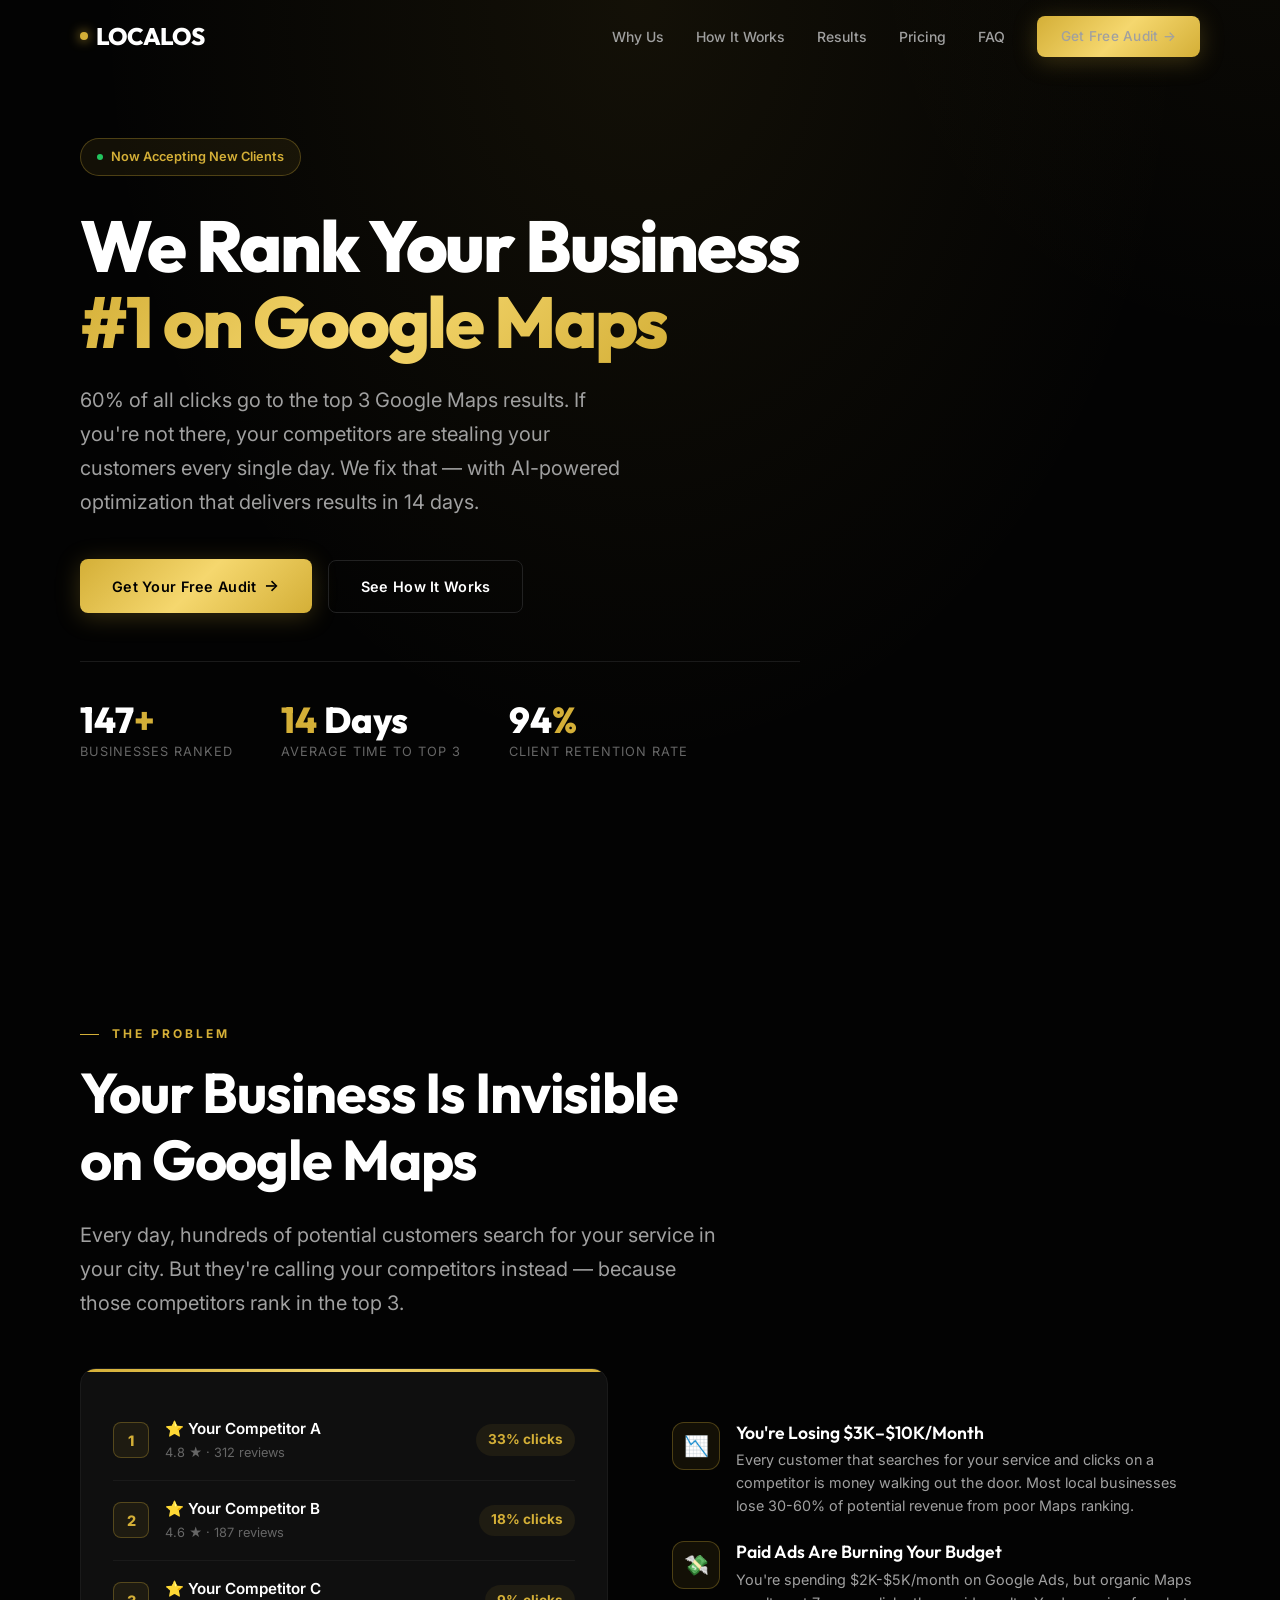
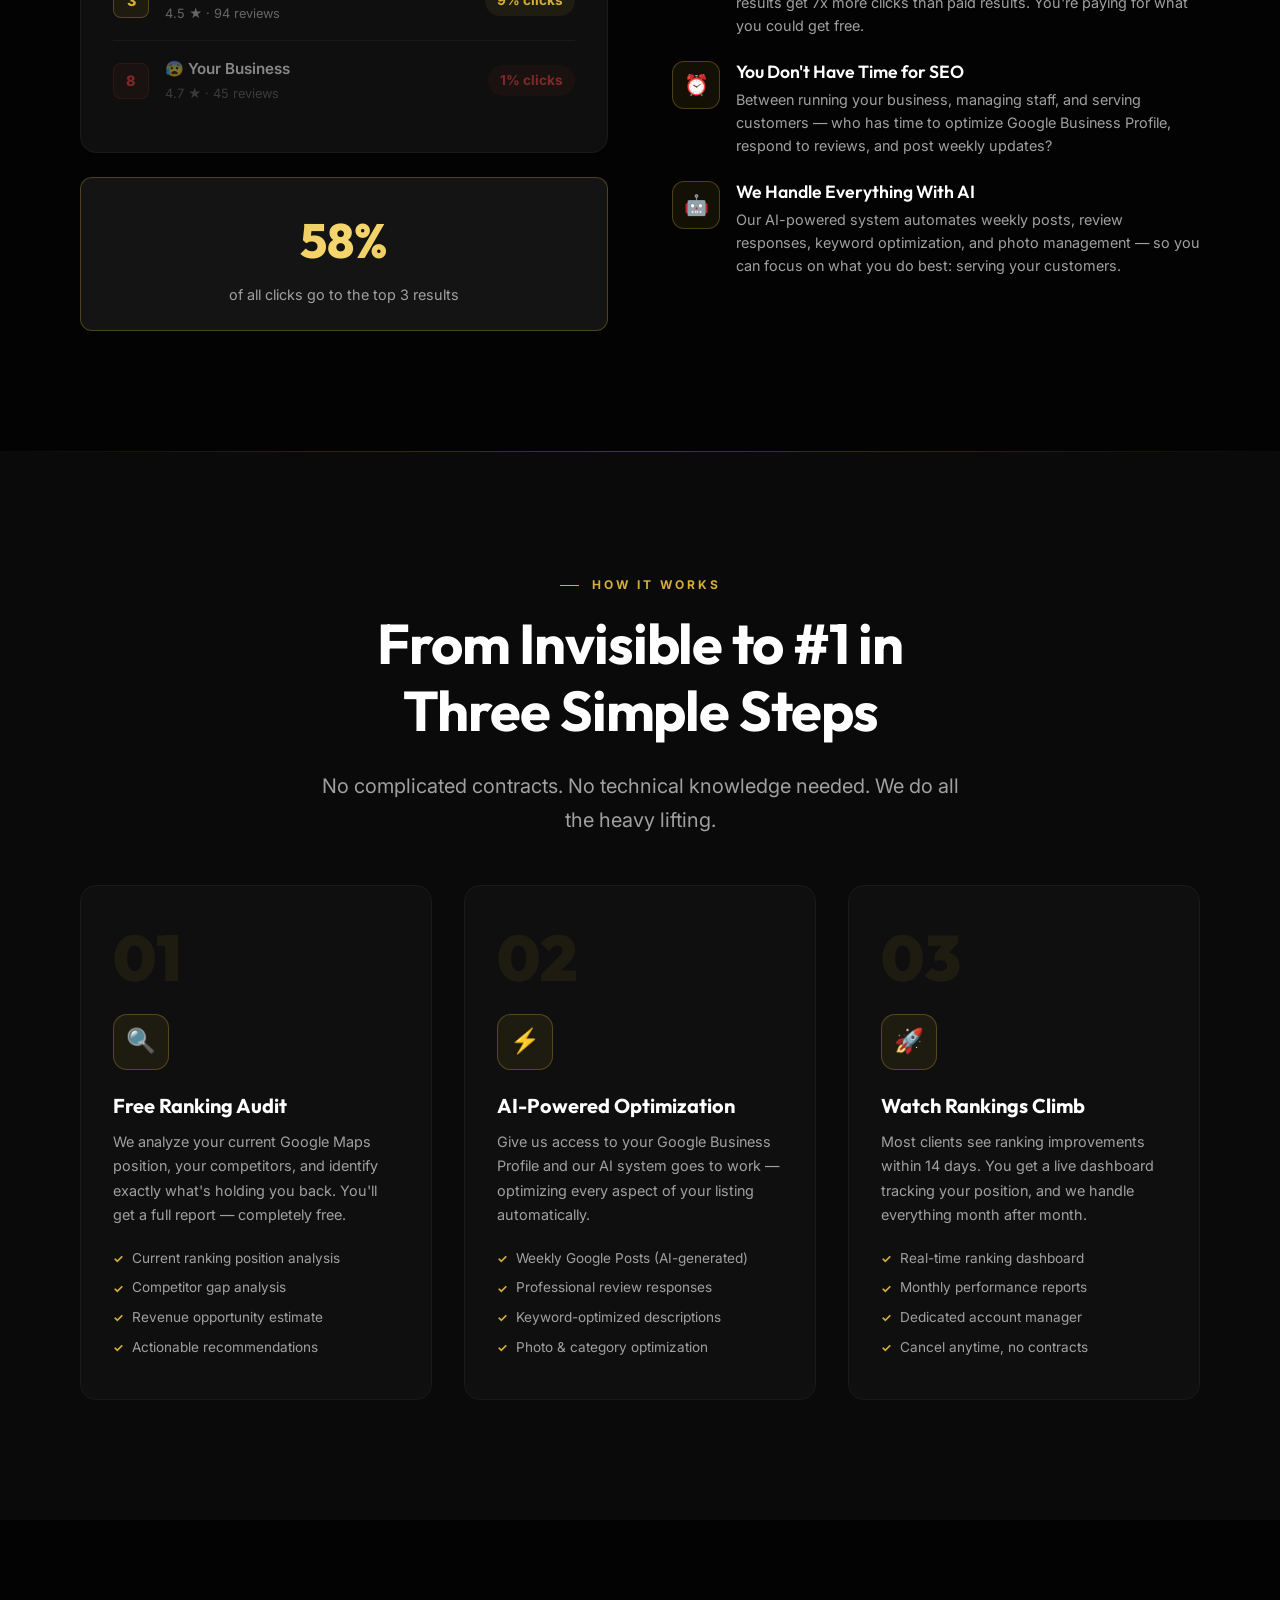
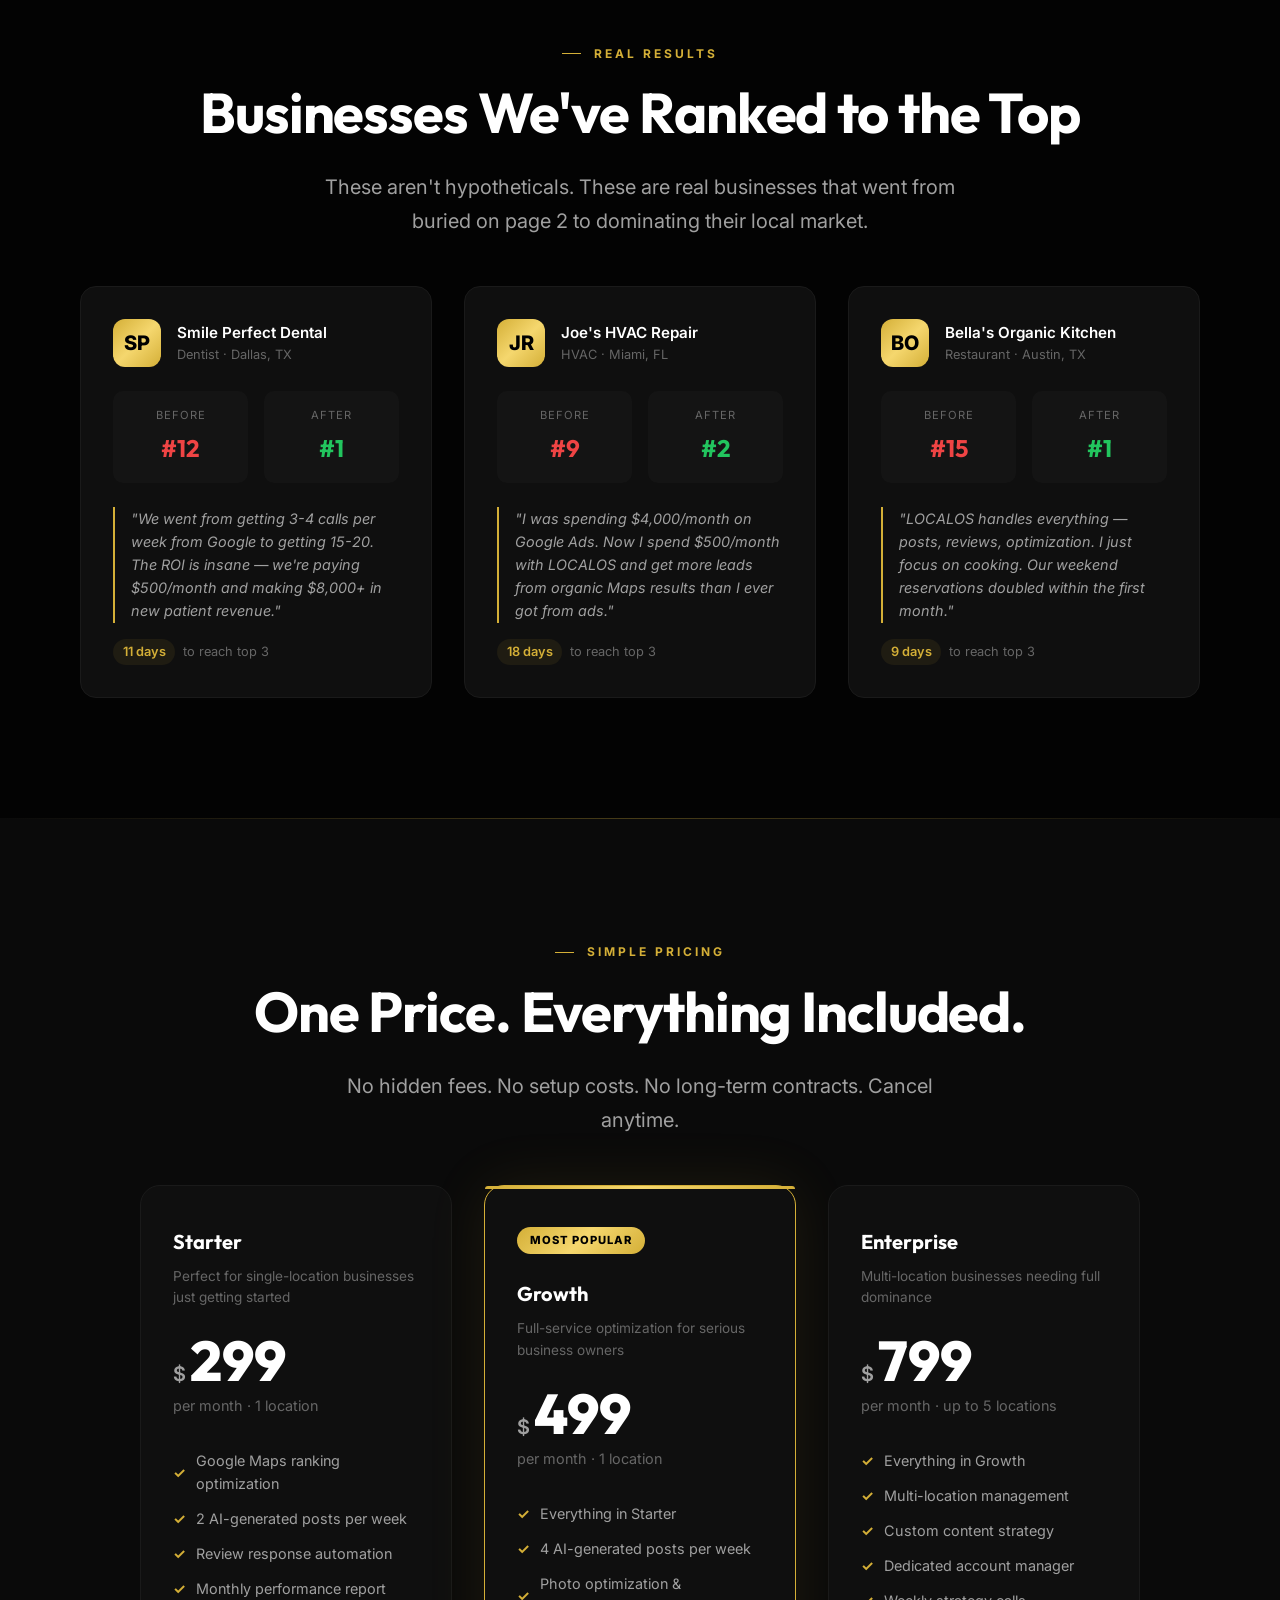
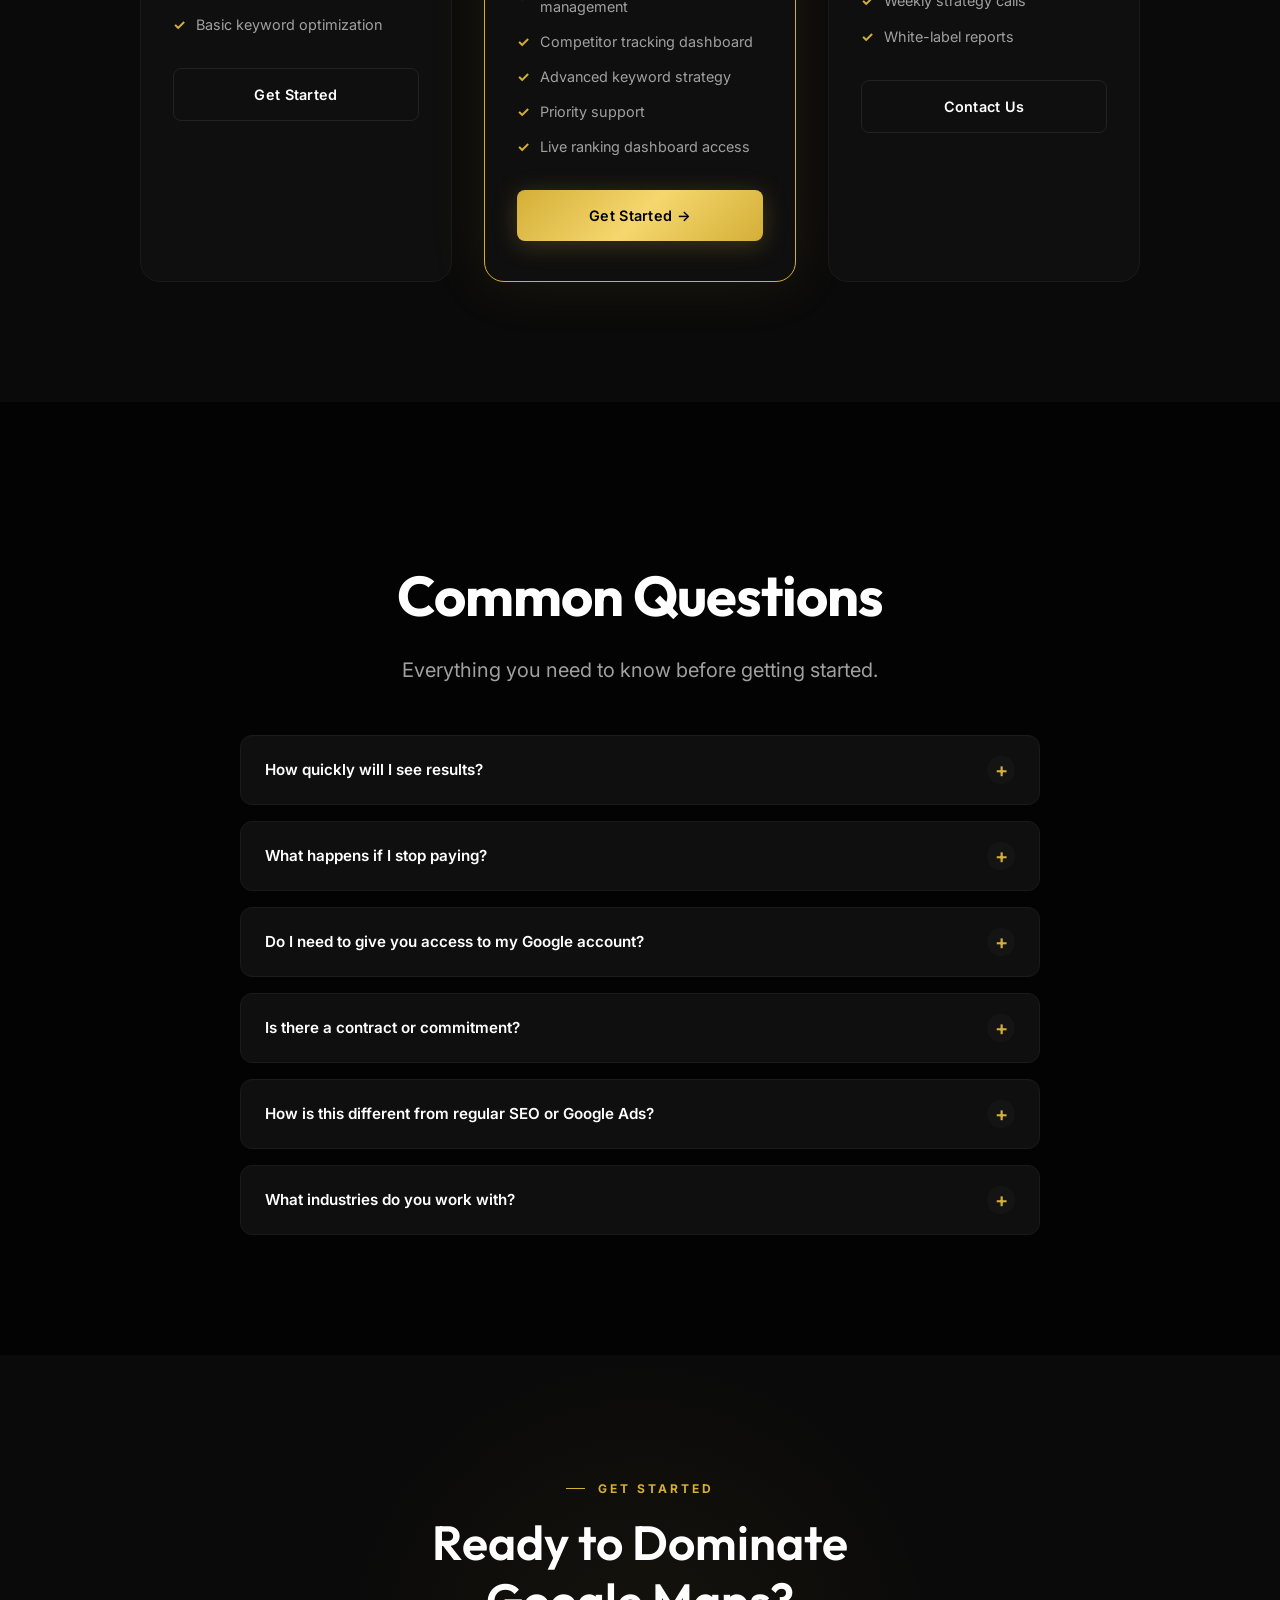
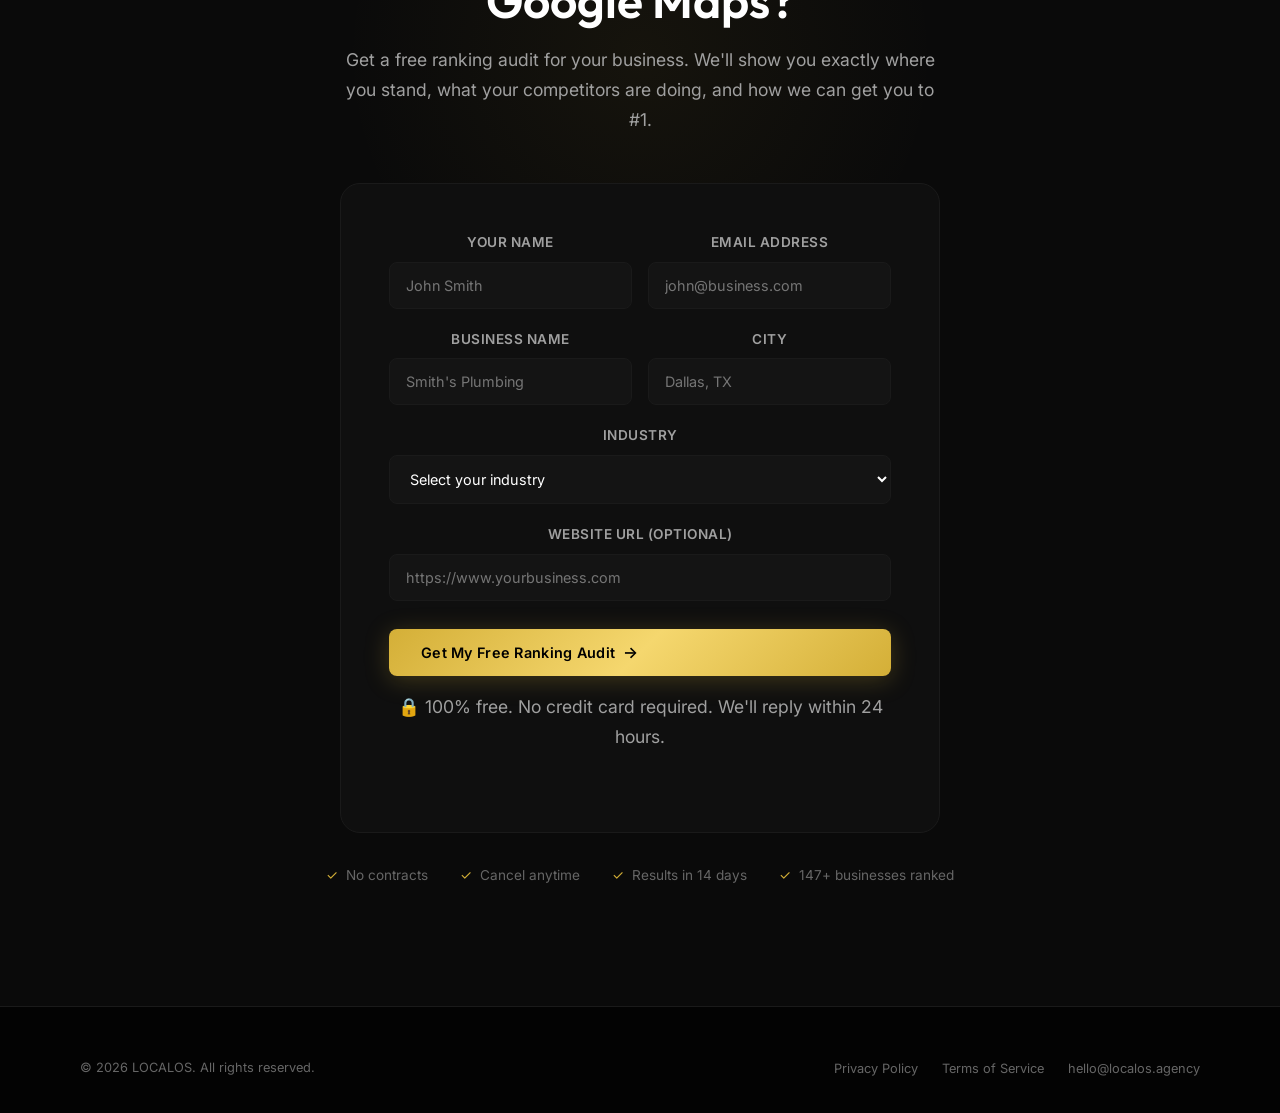
<file: website/index.html>
<!DOCTYPE html>
<html lang="en">
<head>
  <meta charset="UTF-8">
  <meta name="viewport" content="width=device-width, initial-scale=1.0">
  <title>LOCALOS — We Rank Your Business #1 on Google Maps</title>
  <meta name="description" content="LOCALOS helps local businesses dominate Google Maps rankings. AI-powered optimization that gets you into the top 3 results, driving more calls, more walk-ins, and more revenue. Results in 14 days.">
  <meta name="keywords" content="Google Maps ranking, local SEO, Google Business Profile optimization, local business marketing, GBP optimization">

  <!-- Fonts -->
  <link rel="preconnect" href="https://fonts.googleapis.com">
  <link rel="preconnect" href="https://fonts.gstatic.com" crossorigin>
  <link href="https://fonts.googleapis.com/css2?family=Inter:wght@400;500;600;700;800&family=Outfit:wght@600;700;800;900&display=swap" rel="stylesheet">

  <!-- Styles -->
  <link rel="stylesheet" href="styles.css">

  <!-- Favicon -->
  <link rel="icon" href="data:image/svg+xml,<svg xmlns='http://www.w3.org/2000/svg' viewBox='0 0 100 100'><text y='80' font-size='80'>📍</text></svg>">
</head>
<body>

  <!-- ═══════════ NAVIGATION ═══════════ -->
  <nav class="nav" id="navbar">
    <div class="container nav-inner">
      <a href="#" class="nav-logo">
        <span class="logo-dot"></span>
        LOCALOS
      </a>

      <ul class="nav-links" id="navLinks">
        <li><a href="#problem">Why Us</a></li>
        <li><a href="#how-it-works">How It Works</a></li>
        <li><a href="#results">Results</a></li>
        <li><a href="#pricing">Pricing</a></li>
        <li><a href="#faq">FAQ</a></li>
        <li><a href="#contact" class="btn btn-primary nav-cta">Get Free Audit →</a></li>
      </ul>

      <button class="nav-toggle" id="navToggle" aria-label="Toggle navigation menu">
        <span></span>
        <span></span>
        <span></span>
      </button>
    </div>
  </nav>


  <!-- ═══════════ HERO ═══════════ -->
  <section class="hero" id="hero">
    <div class="container">
      <div class="hero-content">
        <div class="hero-badge">
          <span class="badge-dot"></span>
          Now Accepting New Clients
        </div>

        <h1>
          We Rank Your Business
          <span class="highlight">#1 on Google Maps</span>
        </h1>

        <p class="hero-description">
          60% of all clicks go to the top 3 Google Maps results. If you're not there, your competitors are stealing your customers every single day. We fix that — with AI-powered optimization that delivers results in 14 days.
        </p>

        <div class="hero-actions">
          <a href="#contact" class="btn btn-primary">
            Get Your Free Audit
            <span class="btn-icon">→</span>
          </a>
          <a href="#how-it-works" class="btn btn-secondary">
            See How It Works
          </a>
        </div>

        <div class="hero-stats">
          <div class="hero-stat">
            <div class="stat-value" data-count="147">0<span class="gold">+</span></div>
            <div class="stat-label">Businesses Ranked</div>
          </div>
          <div class="hero-stat">
            <div class="stat-value"><span class="gold">14</span> Days</div>
            <div class="stat-label">Average Time to Top 3</div>
          </div>
          <div class="hero-stat">
            <div class="stat-value" data-count="94">0<span class="gold">%</span></div>
            <div class="stat-label">Client Retention Rate</div>
          </div>
        </div>
      </div>
    </div>
  </section>


  <!-- ═══════════ PROBLEM SECTION ═══════════ -->
  <section class="problem" id="problem">
    <div class="container">
      <span class="section-label reveal">The Problem</span>
      <h2 class="section-title reveal reveal-delay-1">
        Your Business Is Invisible<br>on Google Maps
      </h2>
      <p class="section-subtitle reveal reveal-delay-2">
        Every day, hundreds of potential customers search for your service in your city. But they're calling your competitors instead — because those competitors rank in the top 3.
      </p>

      <div class="problem-grid">
        <div class="problem-visual reveal">
          <div class="ranking-card">
            <div class="ranking-item">
              <div class="ranking-position top">1</div>
              <div class="ranking-info">
                <div class="ranking-name">⭐ Your Competitor A</div>
                <div class="ranking-meta">4.8 ★ · 312 reviews</div>
              </div>
              <div class="ranking-clicks">33% clicks</div>
            </div>
            <div class="ranking-item">
              <div class="ranking-position top">2</div>
              <div class="ranking-info">
                <div class="ranking-name">⭐ Your Competitor B</div>
                <div class="ranking-meta">4.6 ★ · 187 reviews</div>
              </div>
              <div class="ranking-clicks">18% clicks</div>
            </div>
            <div class="ranking-item">
              <div class="ranking-position top">3</div>
              <div class="ranking-info">
                <div class="ranking-name">⭐ Your Competitor C</div>
                <div class="ranking-meta">4.5 ★ · 94 reviews</div>
              </div>
              <div class="ranking-clicks">9% clicks</div>
            </div>
            <div class="ranking-item" style="opacity: 0.5;">
              <div class="ranking-position buried">8</div>
              <div class="ranking-info">
                <div class="ranking-name">😰 Your Business</div>
                <div class="ranking-meta">4.7 ★ · 45 reviews</div>
              </div>
              <div class="ranking-clicks low">1% clicks</div>
            </div>
          </div>

          <div class="stat-callout">
            <div class="big-stat" data-count="60">0%</div>
            <p>of all clicks go to the top 3 results</p>
          </div>
        </div>

        <div class="problem-points reveal reveal-delay-2">
          <div class="problem-point">
            <div class="point-icon">📉</div>
            <div>
              <h3>You're Losing $3K–$10K/Month</h3>
              <p>Every customer that searches for your service and clicks on a competitor is money walking out the door. Most local businesses lose 30-60% of potential revenue from poor Maps ranking.</p>
            </div>
          </div>
          <div class="problem-point">
            <div class="point-icon">💸</div>
            <div>
              <h3>Paid Ads Are Burning Your Budget</h3>
              <p>You're spending $2K-$5K/month on Google Ads, but organic Maps results get 7x more clicks than paid results. You're paying for what you could get free.</p>
            </div>
          </div>
          <div class="problem-point">
            <div class="point-icon">⏰</div>
            <div>
              <h3>You Don't Have Time for SEO</h3>
              <p>Between running your business, managing staff, and serving customers — who has time to optimize Google Business Profile, respond to reviews, and post weekly updates?</p>
            </div>
          </div>
          <div class="problem-point">
            <div class="point-icon">🤖</div>
            <div>
              <h3>We Handle Everything With AI</h3>
              <p>Our AI-powered system automates weekly posts, review responses, keyword optimization, and photo management — so you can focus on what you do best: serving your customers.</p>
            </div>
          </div>
        </div>
      </div>
    </div>
  </section>


  <!-- ═══════════ HOW IT WORKS ═══════════ -->
  <section class="how-it-works" id="how-it-works">
    <div class="container">
      <div style="text-align: center;">
        <span class="section-label reveal">How It Works</span>
        <h2 class="section-title reveal reveal-delay-1">
          From Invisible to #1 in<br>Three Simple Steps
        </h2>
        <p class="section-subtitle reveal reveal-delay-2" style="margin: 0 auto;">
          No complicated contracts. No technical knowledge needed. We do all the heavy lifting.
        </p>
      </div>

      <div class="steps-grid">
        <div class="step-card reveal">
          <div class="step-number">01</div>
          <div class="step-icon">🔍</div>
          <h3>Free Ranking Audit</h3>
          <p>We analyze your current Google Maps position, your competitors, and identify exactly what's holding you back. You'll get a full report — completely free.</p>
          <ul class="step-features">
            <li>Current ranking position analysis</li>
            <li>Competitor gap analysis</li>
            <li>Revenue opportunity estimate</li>
            <li>Actionable recommendations</li>
          </ul>
        </div>

        <div class="step-card reveal reveal-delay-1">
          <div class="step-number">02</div>
          <div class="step-icon">⚡</div>
          <h3>AI-Powered Optimization</h3>
          <p>Give us access to your Google Business Profile and our AI system goes to work — optimizing every aspect of your listing automatically.</p>
          <ul class="step-features">
            <li>Weekly Google Posts (AI-generated)</li>
            <li>Professional review responses</li>
            <li>Keyword-optimized descriptions</li>
            <li>Photo & category optimization</li>
          </ul>
        </div>

        <div class="step-card reveal reveal-delay-2">
          <div class="step-number">03</div>
          <div class="step-icon">🚀</div>
          <h3>Watch Rankings Climb</h3>
          <p>Most clients see ranking improvements within 14 days. You get a live dashboard tracking your position, and we handle everything month after month.</p>
          <ul class="step-features">
            <li>Real-time ranking dashboard</li>
            <li>Monthly performance reports</li>
            <li>Dedicated account manager</li>
            <li>Cancel anytime, no contracts</li>
          </ul>
        </div>
      </div>
    </div>
  </section>


  <!-- ═══════════ RESULTS ═══════════ -->
  <section class="results" id="results">
    <div class="container">
      <div class="results-header">
        <span class="section-label reveal">Real Results</span>
        <h2 class="section-title reveal reveal-delay-1">
          Businesses We've Ranked to the Top
        </h2>
        <p class="section-subtitle reveal reveal-delay-2">
          These aren't hypotheticals. These are real businesses that went from buried on page 2 to dominating their local market.
        </p>
      </div>

      <div class="results-grid">
        <div class="result-card reveal">
          <div class="result-header">
            <div class="result-avatar">SP</div>
            <div>
              <div class="result-biz">Smile Perfect Dental</div>
              <div class="result-category">Dentist · Dallas, TX</div>
            </div>
          </div>
          <div class="result-metrics">
            <div class="metric">
              <div class="metric-label">Before</div>
              <div class="metric-value before">#12</div>
            </div>
            <div class="metric">
              <div class="metric-label">After</div>
              <div class="metric-value after">#1</div>
            </div>
          </div>
          <p class="result-quote">"We went from getting 3-4 calls per week from Google to getting 15-20. The ROI is insane — we're paying $500/month and making $8,000+ in new patient revenue."</p>
          <div class="result-timeline">
            <span class="time-badge">11 days</span> to reach top 3
          </div>
        </div>

        <div class="result-card reveal reveal-delay-1">
          <div class="result-header">
            <div class="result-avatar">JR</div>
            <div>
              <div class="result-biz">Joe's HVAC Repair</div>
              <div class="result-category">HVAC · Miami, FL</div>
            </div>
          </div>
          <div class="result-metrics">
            <div class="metric">
              <div class="metric-label">Before</div>
              <div class="metric-value before">#9</div>
            </div>
            <div class="metric">
              <div class="metric-label">After</div>
              <div class="metric-value after">#2</div>
            </div>
          </div>
          <p class="result-quote">"I was spending $4,000/month on Google Ads. Now I spend $500/month with LOCALOS and get more leads from organic Maps results than I ever got from ads."</p>
          <div class="result-timeline">
            <span class="time-badge">18 days</span> to reach top 3
          </div>
        </div>

        <div class="result-card reveal reveal-delay-2">
          <div class="result-header">
            <div class="result-avatar">BO</div>
            <div>
              <div class="result-biz">Bella's Organic Kitchen</div>
              <div class="result-category">Restaurant · Austin, TX</div>
            </div>
          </div>
          <div class="result-metrics">
            <div class="metric">
              <div class="metric-label">Before</div>
              <div class="metric-value before">#15</div>
            </div>
            <div class="metric">
              <div class="metric-label">After</div>
              <div class="metric-value after">#1</div>
            </div>
          </div>
          <p class="result-quote">"LOCALOS handles everything — posts, reviews, optimization. I just focus on cooking. Our weekend reservations doubled within the first month."</p>
          <div class="result-timeline">
            <span class="time-badge">9 days</span> to reach top 3
          </div>
        </div>
      </div>
    </div>
  </section>


  <!-- ═══════════ PRICING ═══════════ -->
  <section class="pricing" id="pricing">
    <div class="container">
      <div class="pricing-header">
        <span class="section-label reveal">Simple Pricing</span>
        <h2 class="section-title reveal reveal-delay-1">
          One Price. Everything Included.
        </h2>
        <p class="section-subtitle reveal reveal-delay-2">
          No hidden fees. No setup costs. No long-term contracts. Cancel anytime.
        </p>
      </div>

      <div class="pricing-grid">
        <div class="price-card reveal">
          <div class="price-name">Starter</div>
          <div class="price-desc">Perfect for single-location businesses just getting started</div>
          <div class="price-amount">
            <span class="price-currency">$</span>
            <span class="price-value">299</span>
          </div>
          <div class="price-period">per month · 1 location</div>
          <ul class="price-features">
            <li><span class="check">✓</span> Google Maps ranking optimization</li>
            <li><span class="check">✓</span> 2 AI-generated posts per week</li>
            <li><span class="check">✓</span> Review response automation</li>
            <li><span class="check">✓</span> Monthly performance report</li>
            <li><span class="check">✓</span> Basic keyword optimization</li>
          </ul>
          <a href="#contact" class="btn btn-secondary">Get Started</a>
        </div>

        <div class="price-card featured reveal reveal-delay-1">
          <div class="price-badge">Most Popular</div>
          <div class="price-name">Growth</div>
          <div class="price-desc">Full-service optimization for serious business owners</div>
          <div class="price-amount">
            <span class="price-currency">$</span>
            <span class="price-value">499</span>
          </div>
          <div class="price-period">per month · 1 location</div>
          <ul class="price-features">
            <li><span class="check">✓</span> Everything in Starter</li>
            <li><span class="check">✓</span> 4 AI-generated posts per week</li>
            <li><span class="check">✓</span> Photo optimization & management</li>
            <li><span class="check">✓</span> Competitor tracking dashboard</li>
            <li><span class="check">✓</span> Advanced keyword strategy</li>
            <li><span class="check">✓</span> Priority support</li>
            <li><span class="check">✓</span> Live ranking dashboard access</li>
          </ul>
          <a href="#contact" class="btn btn-primary">Get Started →</a>
        </div>

        <div class="price-card reveal reveal-delay-2">
          <div class="price-name">Enterprise</div>
          <div class="price-desc">Multi-location businesses needing full dominance</div>
          <div class="price-amount">
            <span class="price-currency">$</span>
            <span class="price-value">799</span>
          </div>
          <div class="price-period">per month · up to 5 locations</div>
          <ul class="price-features">
            <li><span class="check">✓</span> Everything in Growth</li>
            <li><span class="check">✓</span> Multi-location management</li>
            <li><span class="check">✓</span> Custom content strategy</li>
            <li><span class="check">✓</span> Dedicated account manager</li>
            <li><span class="check">✓</span> Weekly strategy calls</li>
            <li><span class="check">✓</span> White-label reports</li>
          </ul>
          <a href="#contact" class="btn btn-secondary">Contact Us</a>
        </div>
      </div>
    </div>
  </section>


  <!-- ═══════════ FAQ ═══════════ -->
  <section class="faq" id="faq">
    <div class="container">
      <div class="faq-header">
        <span class="section-label reveal">FAQ</span>
        <h2 class="section-title reveal reveal-delay-1">
          Common Questions
        </h2>
        <p class="section-subtitle reveal reveal-delay-2">
          Everything you need to know before getting started.
        </p>
      </div>

      <div class="faq-grid">
        <div class="faq-item reveal">
          <button class="faq-question" id="faq-q-1">
            How quickly will I see results?
            <span class="faq-toggle">+</span>
          </button>
          <div class="faq-answer">
            <div class="faq-answer-inner">
              Most clients see ranking improvements within 7-14 days. The Google Maps algorithm responds quickly to proper optimization. However, reaching and maintaining a top-3 position typically takes 2-4 weeks depending on competition in your market.
            </div>
          </div>
        </div>

        <div class="faq-item reveal reveal-delay-1">
          <button class="faq-question" id="faq-q-2">
            What happens if I stop paying?
            <span class="faq-toggle">+</span>
          </button>
          <div class="faq-answer">
            <div class="faq-answer-inner">
              Your Google Business Profile stays exactly as we optimized it — we never hold your listing hostage. However, without ongoing optimization (weekly posts, review management, keyword updates), your ranking will gradually decline as competitors who are actively optimizing overtake you. Most clients who pause see their ranking drop within 3-4 weeks.
            </div>
          </div>
        </div>

        <div class="faq-item reveal reveal-delay-2">
          <button class="faq-question" id="faq-q-3">
            Do I need to give you access to my Google account?
            <span class="faq-toggle">+</span>
          </button>
          <div class="faq-answer">
            <div class="faq-answer-inner">
              You'll add us as a "Manager" on your Google Business Profile — this gives us permission to post and optimize your listing, but does NOT give us access to your personal Google account, email, or any other services. You remain the owner and can remove us anytime with one click.
            </div>
          </div>
        </div>

        <div class="faq-item reveal">
          <button class="faq-question" id="faq-q-4">
            Is there a contract or commitment?
            <span class="faq-toggle">+</span>
          </button>
          <div class="faq-answer">
            <div class="faq-answer-inner">
              No contracts, ever. It's month-to-month billing. You can cancel anytime with no penalties, no questions asked. We keep clients because our results speak for themselves — our 94% retention rate proves it.
            </div>
          </div>
        </div>

        <div class="faq-item reveal reveal-delay-1">
          <button class="faq-question" id="faq-q-5">
            How is this different from regular SEO or Google Ads?
            <span class="faq-toggle">+</span>
          </button>
          <div class="faq-answer">
            <div class="faq-answer-inner">
              Google Ads are pay-per-click — the moment you stop paying, you disappear. Regular SEO focuses on website rankings (the blue links). We focus specifically on Google Maps / Local Pack rankings, which appear ABOVE the regular search results and get 42% of all local search clicks. It's the highest-ROI marketing channel for any local business.
            </div>
          </div>
        </div>

        <div class="faq-item reveal reveal-delay-2">
          <button class="faq-question" id="faq-q-6">
            What industries do you work with?
            <span class="faq-toggle">+</span>
          </button>
          <div class="faq-answer">
            <div class="faq-answer-inner">
              We work with any local business that has a Google Business Profile: restaurants, dentists, doctors, plumbers, HVAC, electricians, law firms, real estate agents, gyms, salons, auto repair shops, and more. If customers find you through Google Maps, we can help you rank higher.
            </div>
          </div>
        </div>
      </div>
    </div>
  </section>


  <!-- ═══════════ CTA + CONTACT ═══════════ -->
  <section class="cta-section" id="contact">
    <div class="container">
      <div class="cta-content">
        <span class="section-label reveal">Get Started</span>
        <h2 class="reveal reveal-delay-1">
          Ready to Dominate<br>Google Maps?
        </h2>
        <p class="reveal reveal-delay-2">
          Get a free ranking audit for your business. We'll show you exactly where you stand, what your competitors are doing, and how we can get you to #1.
        </p>
      </div>

      <form class="contact-form reveal reveal-delay-3" id="auditForm">
        <div class="form-row">
          <div class="form-group">
            <label for="name">Your Name</label>
            <input type="text" id="name" name="name" placeholder="John Smith" required>
          </div>
          <div class="form-group">
            <label for="email">Email Address</label>
            <input type="email" id="email" name="email" placeholder="john@business.com" required>
          </div>
        </div>
        <div class="form-row">
          <div class="form-group">
            <label for="business">Business Name</label>
            <input type="text" id="business" name="business" placeholder="Smith's Plumbing" required>
          </div>
          <div class="form-group">
            <label for="city">City</label>
            <input type="text" id="city" name="city" placeholder="Dallas, TX" required>
          </div>
        </div>
        <div class="form-group">
          <label for="industry">Industry</label>
          <select id="industry" name="industry" required>
            <option value="" disabled selected>Select your industry</option>
            <option value="restaurant">Restaurant / Cafe</option>
            <option value="dental">Dentist / Doctor</option>
            <option value="plumbing">Plumber / HVAC / Electrician</option>
            <option value="realestate">Real Estate Agent</option>
            <option value="gym">Gym / Fitness Studio</option>
            <option value="salon">Salon / Spa</option>
            <option value="law">Law Firm</option>
            <option value="auto">Auto Repair</option>
            <option value="other">Other</option>
          </select>
        </div>
        <div class="form-group">
          <label for="website">Website URL (optional)</label>
          <input type="url" id="website" name="website" placeholder="https://www.yourbusiness.com">
        </div>
        <button type="submit" class="btn btn-primary form-submit" id="submitBtn">
          Get My Free Ranking Audit
          <span class="btn-icon">→</span>
        </button>
        <p class="form-note">🔒 100% free. No credit card required. We'll reply within 24 hours.</p>
      </form>

      <div class="cta-trust reveal reveal-delay-4">
        <div class="trust-item">
          <span class="trust-icon">✓</span> No contracts
        </div>
        <div class="trust-item">
          <span class="trust-icon">✓</span> Cancel anytime
        </div>
        <div class="trust-item">
          <span class="trust-icon">✓</span> Results in 14 days
        </div>
        <div class="trust-item">
          <span class="trust-icon">✓</span> 147+ businesses ranked
        </div>
      </div>
    </div>
  </section>


  <!-- ═══════════ FOOTER ═══════════ -->
  <footer class="footer">
    <div class="container footer-inner">
      <div class="footer-copy">
        © 2026 LOCALOS. All rights reserved.
      </div>
      <ul class="footer-links">
        <li><a href="#">Privacy Policy</a></li>
        <li><a href="#">Terms of Service</a></li>
        <li><a href="mailto:hello@localos.agency">hello@localos.agency</a></li>
      </ul>
    </div>
  </footer>


  <!-- Scripts -->
  <script src="app.js"></script>
</body>
</html>
</file>
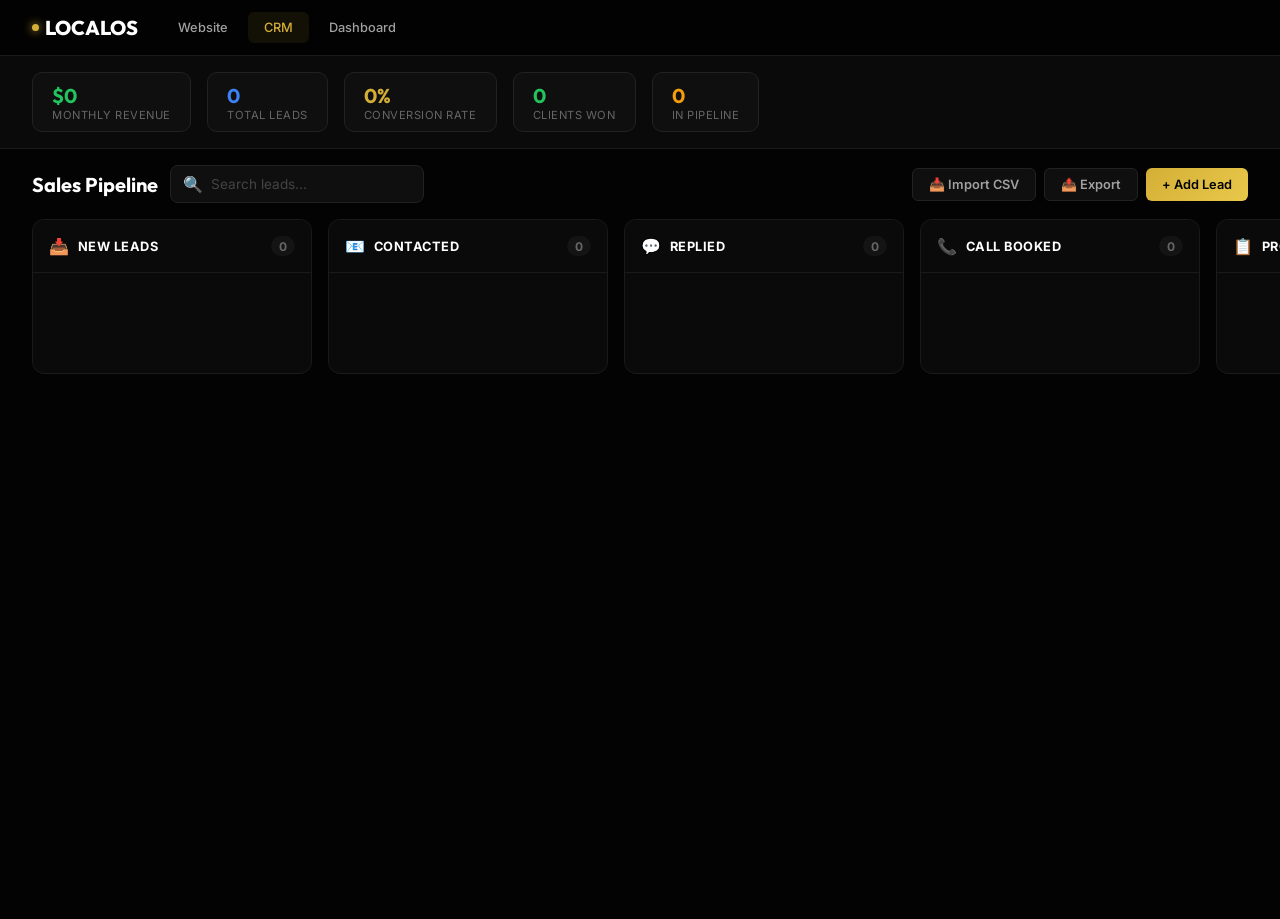
<file: website/crm.html>
<!DOCTYPE html>
<html lang="en">
<head>
  <meta charset="UTF-8">
  <meta name="viewport" content="width=device-width, initial-scale=1.0">
  <title>LOCALOS CRM — Pipeline Manager</title>
  <link rel="preconnect" href="https://fonts.googleapis.com">
  <link rel="preconnect" href="https://fonts.gstatic.com" crossorigin>
  <link href="https://fonts.googleapis.com/css2?family=Inter:wght@400;500;600;700;800&family=Outfit:wght@600;700;800;900&display=swap" rel="stylesheet">
  <link rel="icon" href="data:image/svg+xml,<svg xmlns='http://www.w3.org/2000/svg' viewBox='0 0 100 100'><text y='80' font-size='80'>💰</text></svg>">
  <style>
    *, *::before, *::after { margin: 0; padding: 0; box-sizing: border-box; }

    :root {
      --bg: #030303; --bg2: #0A0A0A; --bg3: #0F0F0F; --bg4: #141414;
      --gold: #D4AF37; --gold-glow: rgba(212,175,55,0.15); --gold-subtle: rgba(212,175,55,0.08);
      --text: #FFFFFF; --text2: #A0A0A0; --text3: #666; --text4: #444;
      --border: #1A1A1A; --border2: #222;
      --green: #22C55E; --red: #EF4444; --blue: #3B82F6; --orange: #F59E0B; --purple: #A855F7;
      --font: 'Inter', sans-serif; --font-h: 'Outfit', sans-serif;
    }

    html { -webkit-font-smoothing: antialiased; }
    body { font-family: var(--font); background: var(--bg); color: var(--text); min-height: 100vh; overflow-x: hidden; }

    /* ── Top Bar ── */
    .topbar {
      position: sticky; top: 0; z-index: 100;
      background: rgba(3,3,3,0.9); backdrop-filter: blur(20px);
      border-bottom: 1px solid var(--border);
      padding: 0.75rem 2rem;
      display: flex; align-items: center; justify-content: space-between;
    }
    .topbar-left { display: flex; align-items: center; gap: 1.5rem; }
    .topbar-logo { font-family: var(--font-h); font-size: 1.25rem; font-weight: 800; color: var(--text); display: flex; align-items: center; gap: 0.4rem; text-decoration: none; }
    .topbar-logo .dot { width: 7px; height: 7px; border-radius: 50%; background: var(--gold); box-shadow: 0 0 10px var(--gold); }
    .topbar-nav { display: flex; gap: 0.25rem; }
    .topbar-nav a { padding: 0.5rem 1rem; border-radius: 6px; font-size: 0.8rem; font-weight: 500; color: var(--text2); text-decoration: none; transition: all 0.2s; }
    .topbar-nav a:hover, .topbar-nav a.active { color: var(--gold); background: var(--gold-subtle); }

    /* ── Stats Bar ── */
    .stats-bar {
      display: flex; gap: 1rem; padding: 1rem 2rem;
      border-bottom: 1px solid var(--border); background: var(--bg2);
      overflow-x: auto;
    }
    .stat-chip {
      display: flex; align-items: center; gap: 0.6rem;
      padding: 0.6rem 1.2rem; border-radius: 10px;
      background: var(--bg3); border: 1px solid var(--border2);
      white-space: nowrap; min-width: fit-content;
    }
    .stat-chip .val { font-family: var(--font-h); font-size: 1.25rem; font-weight: 700; }
    .stat-chip .lbl { font-size: 0.7rem; color: var(--text3); text-transform: uppercase; letter-spacing: 0.5px; }
    .stat-chip.mrr .val { color: var(--green); }
    .stat-chip.leads .val { color: var(--blue); }
    .stat-chip.conv .val { color: var(--gold); }

    /* ── Toolbar ── */
    .toolbar {
      display: flex; align-items: center; justify-content: space-between;
      padding: 1rem 2rem; gap: 1rem; flex-wrap: wrap;
    }
    .toolbar-left { display: flex; align-items: center; gap: 0.75rem; }
    .toolbar h2 { font-family: var(--font-h); font-size: 1.25rem; font-weight: 700; }
    .search-box {
      display: flex; align-items: center; gap: 0.5rem;
      background: var(--bg3); border: 1px solid var(--border2); border-radius: 8px;
      padding: 0.5rem 0.75rem;
    }
    .search-box input { background: none; border: none; color: var(--text); font-family: var(--font); font-size: 0.85rem; outline: none; width: 200px; }
    .search-box input::placeholder { color: var(--text4); }
    .toolbar-right { display: flex; gap: 0.5rem; }

    .btn-sm {
      padding: 0.5rem 1rem; border-radius: 6px; font-size: 0.8rem; font-weight: 600;
      border: none; cursor: pointer; font-family: var(--font); transition: all 0.2s;
      display: inline-flex; align-items: center; gap: 0.4rem;
    }
    .btn-gold { background: linear-gradient(135deg, #D4AF37, #E8C84A); color: #000; }
    .btn-gold:hover { box-shadow: 0 4px 20px rgba(212,175,55,0.3); transform: translateY(-1px); }
    .btn-ghost { background: var(--bg3); color: var(--text2); border: 1px solid var(--border2); }
    .btn-ghost:hover { border-color: var(--gold); color: var(--gold); }

    /* ── Kanban Board ── */
    .kanban {
      display: flex; gap: 1rem; padding: 0 2rem 2rem;
      overflow-x: auto; min-height: calc(100vh - 200px);
      align-items: flex-start;
    }
    .kanban-col {
      flex: 0 0 280px; background: var(--bg2);
      border: 1px solid var(--border); border-radius: 12px;
      display: flex; flex-direction: column; max-height: calc(100vh - 220px);
    }
    .col-header {
      padding: 1rem; border-bottom: 1px solid var(--border);
      display: flex; align-items: center; justify-content: space-between;
      position: sticky; top: 0; background: var(--bg2); border-radius: 12px 12px 0 0;
    }
    .col-title { display: flex; align-items: center; gap: 0.5rem; }
    .col-title .emoji { font-size: 1rem; }
    .col-title span { font-size: 0.8rem; font-weight: 700; text-transform: uppercase; letter-spacing: 0.5px; }
    .col-count {
      font-size: 0.75rem; font-weight: 700; padding: 0.15rem 0.5rem;
      border-radius: 100px; background: var(--bg4); color: var(--text3);
    }
    .col-body {
      padding: 0.75rem; flex: 1; overflow-y: auto; display: flex; flex-direction: column; gap: 0.5rem;
      min-height: 100px;
    }
    .col-body.drag-over { background: var(--gold-subtle); border-radius: 0 0 12px 12px; }

    /* ── Lead Card ── */
    .lead-card {
      background: var(--bg3); border: 1px solid var(--border2);
      border-radius: 10px; padding: 0.875rem; cursor: grab;
      transition: all 0.2s; position: relative;
    }
    .lead-card:hover { border-color: rgba(212,175,55,0.4); transform: translateY(-1px); box-shadow: 0 4px 12px rgba(0,0,0,0.4); }
    .lead-card.dragging { opacity: 0.4; transform: rotate(2deg); }

    .card-top { display: flex; align-items: center; justify-content: space-between; margin-bottom: 0.5rem; }
    .card-name { font-size: 0.85rem; font-weight: 600; line-height: 1.3; }
    .card-tier {
      font-size: 0.65rem; font-weight: 800; padding: 0.15rem 0.45rem;
      border-radius: 4px; text-transform: uppercase; letter-spacing: 0.5px;
    }
    .tier-A { background: rgba(34,197,94,0.15); color: var(--green); border: 1px solid rgba(34,197,94,0.3); }
    .tier-B { background: var(--gold-subtle); color: var(--gold); border: 1px solid rgba(212,175,55,0.3); }
    .tier-C { background: rgba(102,102,102,0.15); color: var(--text3); border: 1px solid rgba(102,102,102,0.3); }

    .card-meta { display: flex; flex-wrap: wrap; gap: 0.35rem; margin-bottom: 0.5rem; }
    .card-tag { font-size: 0.65rem; padding: 0.15rem 0.4rem; border-radius: 4px; background: var(--bg4); color: var(--text3); }

    .card-contact { display: flex; flex-direction: column; gap: 0.2rem; }
    .card-contact a, .card-contact span { font-size: 0.7rem; color: var(--text3); text-decoration: none; display: flex; align-items: center; gap: 0.3rem; }
    .card-contact a:hover { color: var(--gold); }

    .card-footer { display: flex; align-items: center; justify-content: space-between; margin-top: 0.5rem; padding-top: 0.5rem; border-top: 1px solid var(--border); }
    .card-date { font-size: 0.65rem; color: var(--text4); }
    .card-score { font-size: 0.7rem; font-weight: 700; color: var(--gold); }
    .card-actions { display: flex; gap: 0.25rem; }
    .card-btn { width: 24px; height: 24px; border-radius: 4px; border: none; background: var(--bg4); color: var(--text3); cursor: pointer; font-size: 0.7rem; display: flex; align-items: center; justify-content: center; transition: all 0.2s; }
    .card-btn:hover { background: var(--gold-subtle); color: var(--gold); }

    /* ── Add Lead Modal ── */
    .modal-overlay {
      display: none; position: fixed; top: 0; left: 0; right: 0; bottom: 0;
      background: rgba(0,0,0,0.7); backdrop-filter: blur(4px);
      z-index: 1000; align-items: center; justify-content: center;
    }
    .modal-overlay.open { display: flex; }
    .modal {
      background: var(--bg2); border: 1px solid var(--border2);
      border-radius: 16px; padding: 2rem; width: 90%; max-width: 480px;
      max-height: 90vh; overflow-y: auto;
    }
    .modal h3 { font-family: var(--font-h); font-size: 1.1rem; margin-bottom: 1.5rem; }
    .modal .form-group { margin-bottom: 1rem; }
    .modal label { display: block; font-size: 0.75rem; font-weight: 600; color: var(--text3); text-transform: uppercase; letter-spacing: 0.5px; margin-bottom: 0.35rem; }
    .modal input, .modal select { width: 100%; padding: 0.65rem 0.75rem; background: var(--bg3); border: 1px solid var(--border2); border-radius: 6px; color: var(--text); font-family: var(--font); font-size: 0.85rem; outline: none; }
    .modal input:focus, .modal select:focus { border-color: var(--gold); }
    .modal-actions { display: flex; gap: 0.5rem; margin-top: 1.5rem; }
    .modal-actions .btn-sm { flex: 1; justify-content: center; padding: 0.65rem; }

    /* ── Scrollbar ── */
    ::-webkit-scrollbar { width: 4px; height: 4px; }
    ::-webkit-scrollbar-track { background: transparent; }
    ::-webkit-scrollbar-thumb { background: var(--border2); border-radius: 4px; }
    ::-webkit-scrollbar-thumb:hover { background: var(--text4); }

    @media (max-width: 768px) {
      .topbar { padding: 0.75rem 1rem; }
      .stats-bar { padding: 0.75rem 1rem; }
      .toolbar { padding: 0.75rem 1rem; }
      .kanban { padding: 0 1rem 1rem; }
      .kanban-col { flex: 0 0 260px; }
    }
  </style>
</head>
<body>

  <!-- ═══ Top Bar ═══ -->
  <header class="topbar">
    <div class="topbar-left">
      <a href="index.html" class="topbar-logo"><span class="dot"></span>LOCALOS</a>
      <nav class="topbar-nav">
        <a href="index.html">Website</a>
        <a href="crm.html" class="active">CRM</a>
        <a href="dashboard.html">Dashboard</a>
      </nav>
    </div>
  </header>

  <!-- ═══ Stats Bar ═══ -->
  <div class="stats-bar">
    <div class="stat-chip mrr">
      <div><div class="val" id="statMRR">$0</div><div class="lbl">Monthly Revenue</div></div>
    </div>
    <div class="stat-chip leads">
      <div><div class="val" id="statTotal">0</div><div class="lbl">Total Leads</div></div>
    </div>
    <div class="stat-chip conv">
      <div><div class="val" id="statConv">0%</div><div class="lbl">Conversion Rate</div></div>
    </div>
    <div class="stat-chip">
      <div><div class="val" id="statWon" style="color:var(--green)">0</div><div class="lbl">Clients Won</div></div>
    </div>
    <div class="stat-chip">
      <div><div class="val" id="statPipeline" style="color:var(--orange)">0</div><div class="lbl">In Pipeline</div></div>
    </div>
  </div>

  <!-- ═══ Toolbar ═══ -->
  <div class="toolbar">
    <div class="toolbar-left">
      <h2>Sales Pipeline</h2>
      <div class="search-box">
        <span>🔍</span>
        <input type="text" id="searchInput" placeholder="Search leads...">
      </div>
    </div>
    <div class="toolbar-right">
      <button class="btn-sm btn-ghost" id="btnImport" title="Import CSV">📥 Import CSV</button>
      <button class="btn-sm btn-ghost" id="btnExport" title="Export CSV">📤 Export</button>
      <button class="btn-sm btn-gold" id="btnAddLead">+ Add Lead</button>
    </div>
  </div>

  <!-- ═══ Kanban Board ═══ -->
  <div class="kanban" id="kanban">
    <div class="kanban-col" data-stage="new">
      <div class="col-header">
        <div class="col-title"><span class="emoji">📥</span><span>New Leads</span></div>
        <span class="col-count" id="count-new">0</span>
      </div>
      <div class="col-body" id="col-new"></div>
    </div>

    <div class="kanban-col" data-stage="contacted">
      <div class="col-header">
        <div class="col-title"><span class="emoji">📧</span><span>Contacted</span></div>
        <span class="col-count" id="count-contacted">0</span>
      </div>
      <div class="col-body" id="col-contacted"></div>
    </div>

    <div class="kanban-col" data-stage="replied">
      <div class="col-header">
        <div class="col-title"><span class="emoji">💬</span><span>Replied</span></div>
        <span class="col-count" id="count-replied">0</span>
      </div>
      <div class="col-body" id="col-replied"></div>
    </div>

    <div class="kanban-col" data-stage="call_booked">
      <div class="col-header">
        <div class="col-title"><span class="emoji">📞</span><span>Call Booked</span></div>
        <span class="col-count" id="count-call_booked">0</span>
      </div>
      <div class="col-body" id="col-call_booked"></div>
    </div>

    <div class="kanban-col" data-stage="proposal">
      <div class="col-header">
        <div class="col-title"><span class="emoji">📋</span><span>Proposal Sent</span></div>
        <span class="col-count" id="count-proposal">0</span>
      </div>
      <div class="col-body" id="col-proposal"></div>
    </div>

    <div class="kanban-col" data-stage="won">
      <div class="col-header">
        <div class="col-title"><span class="emoji">🎉</span><span>Won</span></div>
        <span class="col-count" id="count-won">0</span>
      </div>
      <div class="col-body" id="col-won"></div>
    </div>

    <div class="kanban-col" data-stage="lost">
      <div class="col-header">
        <div class="col-title"><span class="emoji">❌</span><span>Lost</span></div>
        <span class="col-count" id="count-lost">0</span>
      </div>
      <div class="col-body" id="col-lost"></div>
    </div>
  </div>

  <!-- ═══ Add Lead Modal ═══ -->
  <div class="modal-overlay" id="addLeadModal">
    <div class="modal">
      <h3>➕ Add New Lead</h3>
      <form id="addLeadForm">
        <div class="form-group">
          <label>Business Name *</label>
          <input type="text" id="ml-name" required placeholder="Joe's Plumbing">
        </div>
        <div class="form-group">
          <label>Email</label>
          <input type="email" id="ml-email" placeholder="joe@example.com">
        </div>
        <div class="form-group">
          <label>Phone</label>
          <input type="text" id="ml-phone" placeholder="+1 555-123-4567">
        </div>
        <div class="form-group">
          <label>City</label>
          <input type="text" id="ml-city" placeholder="Dallas, TX">
        </div>
        <div class="form-group">
          <label>Niche</label>
          <select id="ml-niche">
            <option value="Restaurant">Restaurant</option>
            <option value="Dentist">Dentist</option>
            <option value="Plumber">Plumber</option>
            <option value="HVAC">HVAC</option>
            <option value="Electrician">Electrician</option>
            <option value="Real Estate">Real Estate</option>
            <option value="Gym">Gym</option>
            <option value="Salon">Salon</option>
            <option value="Law Firm">Law Firm</option>
            <option value="Auto Repair">Auto Repair</option>
            <option value="Other">Other</option>
          </select>
        </div>
        <div class="form-group">
          <label>Website</label>
          <input type="url" id="ml-website" placeholder="https://www.example.com">
        </div>
        <div class="form-group">
          <label>Tier</label>
          <select id="ml-tier">
            <option value="A">A — Hot 🔥</option>
            <option value="B" selected>B — Warm 🟡</option>
            <option value="C">C — Cold ❄️</option>
          </select>
        </div>
        <div class="modal-actions">
          <button type="button" class="btn-sm btn-ghost" id="btnCancelAdd">Cancel</button>
          <button type="submit" class="btn-sm btn-gold">Add Lead</button>
        </div>
      </form>
    </div>
  </div>

  <!-- Hidden file input for CSV import -->
  <input type="file" id="csvFileInput" accept=".csv" style="display:none">

  <script src="crm.js"></script>
</body>
</html>
</file>
<file: website/styles.css>
/* ═══════════════════════════════════════════════
   LOCALOS — Design System
   Premium Dark Theme · Gold Accent · Glassmorphism
   ═══════════════════════════════════════════════ */

/* ── Reset & Base ── */
*, *::before, *::after {
  margin: 0;
  padding: 0;
  box-sizing: border-box;
}

:root {
  /* Colors */
  --bg-primary: #030303;
  --bg-secondary: #0A0A0A;
  --bg-card: #0F0F0F;
  --bg-elevated: #141414;
  --bg-glass: rgba(15, 15, 15, 0.7);

  --gold: #D4AF37;
  --gold-light: #E8C84A;
  --gold-dark: #B8941E;
  --gold-glow: rgba(212, 175, 55, 0.15);
  --gold-subtle: rgba(212, 175, 55, 0.08);

  --text-primary: #FFFFFF;
  --text-secondary: #A0A0A0;
  --text-muted: #666666;
  --text-dim: #444444;

  --border: #1A1A1A;
  --border-light: #222222;
  --border-gold: rgba(212, 175, 55, 0.3);

  --success: #22C55E;
  --danger: #EF4444;
  --info: #3B82F6;

  /* Gradients */
  --gradient-gold: linear-gradient(135deg, #D4AF37 0%, #F5D76E 50%, #D4AF37 100%);
  --gradient-dark: linear-gradient(180deg, #0A0A0A 0%, #030303 100%);
  --gradient-glass: linear-gradient(135deg, rgba(255,255,255,0.05) 0%, rgba(255,255,255,0.02) 100%);
  --gradient-hero: radial-gradient(ellipse at 50% 0%, rgba(212,175,55,0.08) 0%, transparent 60%);

  /* Typography */
  --font-heading: 'Outfit', sans-serif;
  --font-body: 'Inter', sans-serif;

  /* Spacing */
  --section-pad: clamp(60px, 10vw, 120px);
  --content-max: 1200px;

  /* Transitions */
  --ease-out: cubic-bezier(0.16, 1, 0.3, 1);
  --ease-spring: cubic-bezier(0.34, 1.56, 0.64, 1);
}

html {
  scroll-behavior: smooth;
  -webkit-font-smoothing: antialiased;
  -moz-osx-font-smoothing: grayscale;
}

body {
  font-family: var(--font-body);
  background: var(--bg-primary);
  color: var(--text-primary);
  line-height: 1.6;
  overflow-x: hidden;
}

a {
  color: var(--gold);
  text-decoration: none;
  transition: color 0.3s var(--ease-out);
}

a:hover {
  color: var(--gold-light);
}

img {
  max-width: 100%;
  display: block;
}

/* ── Typography ── */
h1, h2, h3, h4, h5, h6 {
  font-family: var(--font-heading);
  font-weight: 600;
  line-height: 1.2;
}

.section-label {
  display: inline-block;
  text-transform: uppercase;
  letter-spacing: 3px;
  font-size: 0.75rem;
  font-weight: 700;
  color: var(--gold);
  margin-bottom: 1rem;
  position: relative;
  padding-left: 2rem;
}

.section-label::before {
  content: '';
  position: absolute;
  left: 0;
  top: 50%;
  width: 1.2rem;
  height: 1px;
  background: var(--gold);
}

.section-title {
  font-size: clamp(2rem, 5vw, 3.5rem);
  font-weight: 700;
  margin-bottom: 1.5rem;
  letter-spacing: -0.02em;
}

.section-subtitle {
  font-size: clamp(1rem, 2vw, 1.25rem);
  color: var(--text-secondary);
  max-width: 640px;
  line-height: 1.7;
}

/* ── Container ── */
.container {
  width: 100%;
  max-width: var(--content-max);
  margin: 0 auto;
  padding: 0 clamp(1.25rem, 4vw, 2.5rem);
}

/* ── Buttons ── */
.btn {
  display: inline-flex;
  align-items: center;
  gap: 0.5rem;
  padding: 0.875rem 2rem;
  font-family: var(--font-body);
  font-size: 0.9rem;
  font-weight: 600;
  border-radius: 8px;
  border: none;
  cursor: pointer;
  transition: all 0.35s var(--ease-out);
  position: relative;
  overflow: hidden;
  letter-spacing: 0.02em;
}

.btn-primary {
  background: var(--gradient-gold);
  color: #000;
  box-shadow: 0 4px 24px rgba(212, 175, 55, 0.25);
}

.btn-primary:hover {
  transform: translateY(-2px);
  box-shadow: 0 8px 40px rgba(212, 175, 55, 0.35);
}

.btn-primary:active {
  transform: translateY(0);
}

.btn-secondary {
  background: transparent;
  color: var(--text-primary);
  border: 1px solid var(--border-light);
}

.btn-secondary:hover {
  border-color: var(--gold);
  color: var(--gold);
  background: var(--gold-subtle);
}

.btn-icon {
  font-size: 1.1em;
  transition: transform 0.3s var(--ease-out);
}

.btn:hover .btn-icon {
  transform: translateX(3px);
}

/* ── Navigation ── */
.nav {
  position: fixed;
  top: 0;
  left: 0;
  right: 0;
  z-index: 1000;
  padding: 1rem 0;
  transition: all 0.4s var(--ease-out);
}

.nav.scrolled {
  background: rgba(3, 3, 3, 0.85);
  backdrop-filter: blur(20px);
  -webkit-backdrop-filter: blur(20px);
  border-bottom: 1px solid var(--border);
  padding: 0.75rem 0;
}

.nav-inner {
  display: flex;
  align-items: center;
  justify-content: space-between;
}

.nav-logo {
  font-family: var(--font-heading);
  font-size: 1.5rem;
  font-weight: 800;
  color: var(--text-primary);
  letter-spacing: -0.03em;
  display: flex;
  align-items: center;
  gap: 0.5rem;
}

.nav-logo .logo-dot {
  width: 8px;
  height: 8px;
  border-radius: 50%;
  background: var(--gold);
  box-shadow: 0 0 12px var(--gold);
  animation: pulse-glow 2s infinite;
}

@keyframes pulse-glow {
  0%, 100% { opacity: 1; box-shadow: 0 0 12px var(--gold); }
  50% { opacity: 0.6; box-shadow: 0 0 20px var(--gold); }
}

.nav-links {
  display: flex;
  align-items: center;
  gap: 2rem;
  list-style: none;
}

.nav-links a {
  color: var(--text-secondary);
  font-size: 0.875rem;
  font-weight: 500;
  transition: color 0.3s;
  position: relative;
}

.nav-links a::after {
  content: '';
  position: absolute;
  bottom: -4px;
  left: 0;
  width: 0;
  height: 2px;
  background: var(--gold);
  transition: width 0.3s var(--ease-out);
}

.nav-links a:hover {
  color: var(--text-primary);
}

.nav-links a:hover::after {
  width: 100%;
}

.nav-cta {
  padding: 0.6rem 1.5rem !important;
  font-size: 0.85rem !important;
}

.nav-toggle {
  display: none;
  flex-direction: column;
  gap: 5px;
  background: none;
  border: none;
  cursor: pointer;
  padding: 4px;
}

.nav-toggle span {
  display: block;
  width: 24px;
  height: 2px;
  background: var(--text-primary);
  transition: all 0.3s var(--ease-out);
}

.nav-toggle.active span:nth-child(1) {
  transform: rotate(45deg) translate(5px, 5px);
}
.nav-toggle.active span:nth-child(2) {
  opacity: 0;
}
.nav-toggle.active span:nth-child(3) {
  transform: rotate(-45deg) translate(5px, -5px);
}

/* ── Hero Section ── */
.hero {
  min-height: 100vh;
  display: flex;
  align-items: center;
  position: relative;
  padding: var(--section-pad) 0;
  overflow: hidden;
}

.hero::before {
  content: '';
  position: absolute;
  top: 0;
  left: 0;
  right: 0;
  bottom: 0;
  background: var(--gradient-hero);
  pointer-events: none;
}

.hero::after {
  content: '';
  position: absolute;
  top: -50%;
  right: -30%;
  width: 800px;
  height: 800px;
  border-radius: 50%;
  background: radial-gradient(circle, rgba(212,175,55,0.04) 0%, transparent 70%);
  pointer-events: none;
  animation: float-orb 20s ease-in-out infinite;
}

@keyframes float-orb {
  0%, 100% { transform: translate(0, 0); }
  33% { transform: translate(-50px, 30px); }
  66% { transform: translate(30px, -20px); }
}

.hero-content {
  position: relative;
  z-index: 1;
  max-width: 720px;
}

.hero-badge {
  display: inline-flex;
  align-items: center;
  gap: 0.5rem;
  padding: 0.5rem 1rem;
  background: var(--gold-subtle);
  border: 1px solid var(--border-gold);
  border-radius: 100px;
  font-size: 0.8rem;
  font-weight: 600;
  color: var(--gold);
  margin-bottom: 2rem;
  animation: fadeInUp 0.6s var(--ease-out);
}

.hero-badge .badge-dot {
  width: 6px;
  height: 6px;
  border-radius: 50%;
  background: var(--success);
  animation: pulse-glow 1.5s infinite;
}

.hero h1 {
  font-size: clamp(2.5rem, 6vw, 4.5rem);
  font-weight: 800;
  line-height: 1.05;
  letter-spacing: -0.03em;
  margin-bottom: 1.5rem;
  animation: fadeInUp 0.6s 0.1s var(--ease-out) both;
}

.hero h1 .highlight {
  background: var(--gradient-gold);
  -webkit-background-clip: text;
  -webkit-text-fill-color: transparent;
  background-clip: text;
}

.hero-description {
  font-size: clamp(1.05rem, 2vw, 1.25rem);
  color: var(--text-secondary);
  line-height: 1.7;
  margin-bottom: 2.5rem;
  max-width: 560px;
  animation: fadeInUp 0.6s 0.2s var(--ease-out) both;
}

.hero-actions {
  display: flex;
  align-items: center;
  gap: 1rem;
  margin-bottom: 3rem;
  animation: fadeInUp 0.6s 0.3s var(--ease-out) both;
  flex-wrap: wrap;
}

.hero-stats {
  display: flex;
  gap: 3rem;
  padding-top: 2.5rem;
  border-top: 1px solid var(--border);
  animation: fadeInUp 0.6s 0.4s var(--ease-out) both;
}

.hero-stat {
  text-align: left;
}

.hero-stat .stat-value {
  font-family: var(--font-heading);
  font-size: clamp(1.5rem, 3vw, 2.25rem);
  font-weight: 800;
  color: var(--text-primary);
  line-height: 1;
  margin-bottom: 0.25rem;
}

.hero-stat .stat-value .gold {
  color: var(--gold);
}

.hero-stat .stat-label {
  font-size: 0.8rem;
  color: var(--text-muted);
  text-transform: uppercase;
  letter-spacing: 1px;
}

/* ── Problem Section ── */
.problem {
  padding: var(--section-pad) 0;
  position: relative;
}

.problem-grid {
  display: grid;
  grid-template-columns: 1fr 1fr;
  gap: 4rem;
  align-items: center;
  margin-top: 3rem;
}

.problem-visual {
  position: relative;
}

.ranking-card {
  background: var(--bg-card);
  border: 1px solid var(--border);
  border-radius: 16px;
  padding: 2rem;
  position: relative;
  overflow: hidden;
}

.ranking-card::before {
  content: '';
  position: absolute;
  top: 0;
  left: 0;
  right: 0;
  height: 3px;
  background: var(--gradient-gold);
}

.ranking-item {
  display: flex;
  align-items: center;
  gap: 1rem;
  padding: 1rem 0;
  border-bottom: 1px solid var(--border);
}

.ranking-item:last-child {
  border-bottom: none;
}

.ranking-position {
  width: 36px;
  height: 36px;
  border-radius: 8px;
  display: flex;
  align-items: center;
  justify-content: center;
  font-weight: 800;
  font-size: 0.9rem;
  flex-shrink: 0;
}

.ranking-position.top {
  background: var(--gold-subtle);
  color: var(--gold);
  border: 1px solid var(--border-gold);
}

.ranking-position.buried {
  background: rgba(239, 68, 68, 0.1);
  color: var(--danger);
  border: 1px solid rgba(239, 68, 68, 0.2);
}

.ranking-info {
  flex: 1;
}

.ranking-name {
  font-weight: 600;
  font-size: 0.95rem;
  margin-bottom: 0.15rem;
}

.ranking-meta {
  font-size: 0.8rem;
  color: var(--text-muted);
}

.ranking-clicks {
  font-weight: 700;
  font-size: 0.85rem;
  padding: 0.3rem 0.75rem;
  border-radius: 100px;
  background: var(--gold-subtle);
  color: var(--gold);
}

.ranking-clicks.low {
  background: rgba(239, 68, 68, 0.1);
  color: var(--danger);
}

.stat-callout {
  background: var(--bg-elevated);
  border: 1px solid var(--border-gold);
  border-radius: 12px;
  padding: 1.5rem 2rem;
  margin-top: 1.5rem;
  text-align: center;
}

.stat-callout .big-stat {
  font-family: var(--font-heading);
  font-size: 3rem;
  font-weight: 800;
  background: var(--gradient-gold);
  -webkit-background-clip: text;
  -webkit-text-fill-color: transparent;
  background-clip: text;
}

.stat-callout p {
  color: var(--text-secondary);
  font-size: 0.9rem;
  margin-top: 0.25rem;
}

.problem-points {
  display: flex;
  flex-direction: column;
  gap: 1.5rem;
}

.problem-point {
  display: flex;
  gap: 1rem;
  align-items: flex-start;
}

.problem-point .point-icon {
  width: 48px;
  height: 48px;
  border-radius: 12px;
  background: var(--gold-subtle);
  border: 1px solid var(--border-gold);
  display: flex;
  align-items: center;
  justify-content: center;
  font-size: 1.25rem;
  flex-shrink: 0;
}

.problem-point h3 {
  font-size: 1.1rem;
  font-weight: 600;
  margin-bottom: 0.35rem;
}

.problem-point p {
  font-size: 0.9rem;
  color: var(--text-secondary);
  line-height: 1.6;
}

/* ── How It Works ── */
.how-it-works {
  padding: var(--section-pad) 0;
  background: var(--bg-secondary);
  position: relative;
}

.how-it-works::before {
  content: '';
  position: absolute;
  top: 0;
  left: 0;
  right: 0;
  height: 1px;
  background: linear-gradient(90deg, transparent, var(--border-gold), transparent);
}

.steps-grid {
  display: grid;
  grid-template-columns: repeat(3, 1fr);
  gap: 2rem;
  margin-top: 3rem;
}

.step-card {
  background: var(--bg-card);
  border: 1px solid var(--border);
  border-radius: 16px;
  padding: 2.5rem 2rem;
  position: relative;
  transition: all 0.4s var(--ease-out);
  overflow: hidden;
}

.step-card::before {
  content: '';
  position: absolute;
  top: 0;
  left: 0;
  right: 0;
  height: 2px;
  background: var(--gradient-gold);
  opacity: 0;
  transition: opacity 0.4s;
}

.step-card:hover {
  transform: translateY(-4px);
  border-color: var(--border-gold);
  box-shadow: 0 20px 60px rgba(0,0,0,0.5);
}

.step-card:hover::before {
  opacity: 1;
}

.step-number {
  font-family: var(--font-heading);
  font-size: 4rem;
  font-weight: 900;
  color: var(--gold-subtle);
  line-height: 1;
  margin-bottom: 1.5rem;
  transition: color 0.4s;
}

.step-card:hover .step-number {
  color: var(--gold-glow);
}

.step-icon {
  width: 56px;
  height: 56px;
  border-radius: 14px;
  background: var(--gold-subtle);
  border: 1px solid var(--border-gold);
  display: flex;
  align-items: center;
  justify-content: center;
  font-size: 1.5rem;
  margin-bottom: 1.5rem;
}

.step-card h3 {
  font-size: 1.25rem;
  font-weight: 700;
  margin-bottom: 0.75rem;
}

.step-card p {
  font-size: 0.9rem;
  color: var(--text-secondary);
  line-height: 1.7;
}

.step-features {
  list-style: none;
  margin-top: 1.25rem;
  display: flex;
  flex-direction: column;
  gap: 0.5rem;
}

.step-features li {
  font-size: 0.85rem;
  color: var(--text-secondary);
  display: flex;
  align-items: center;
  gap: 0.5rem;
}

.step-features li::before {
  content: '✓';
  color: var(--gold);
  font-weight: 700;
  font-size: 0.75rem;
}

/* ── Results Section ── */
.results {
  padding: var(--section-pad) 0;
  position: relative;
}

.results-header {
  text-align: center;
  margin-bottom: 3rem;
}

.results-header .section-subtitle {
  margin: 0 auto;
}

.results-grid {
  display: grid;
  grid-template-columns: repeat(3, 1fr);
  gap: 2rem;
  margin-top: 2rem;
}

.result-card {
  background: var(--bg-card);
  border: 1px solid var(--border);
  border-radius: 16px;
  padding: 2rem;
  transition: all 0.4s var(--ease-out);
}

.result-card:hover {
  border-color: var(--border-gold);
  transform: translateY(-4px);
}

.result-header {
  display: flex;
  align-items: center;
  gap: 1rem;
  margin-bottom: 1.5rem;
}

.result-avatar {
  width: 48px;
  height: 48px;
  border-radius: 12px;
  background: var(--gradient-gold);
  display: flex;
  align-items: center;
  justify-content: center;
  font-size: 1.25rem;
  font-weight: 800;
  color: #000;
}

.result-biz {
  font-weight: 600;
  font-size: 0.95rem;
}

.result-category {
  font-size: 0.8rem;
  color: var(--text-muted);
}

.result-metrics {
  display: grid;
  grid-template-columns: 1fr 1fr;
  gap: 1rem;
  margin-bottom: 1.5rem;
}

.metric {
  padding: 1rem;
  background: var(--bg-elevated);
  border-radius: 10px;
  text-align: center;
}

.metric-label {
  font-size: 0.7rem;
  color: var(--text-muted);
  text-transform: uppercase;
  letter-spacing: 1px;
  margin-bottom: 0.25rem;
}

.metric-value {
  font-family: var(--font-heading);
  font-size: 1.5rem;
  font-weight: 700;
}

.metric-value.before {
  color: var(--danger);
}

.metric-value.after {
  color: var(--success);
}

.result-quote {
  font-size: 0.9rem;
  color: var(--text-secondary);
  font-style: italic;
  line-height: 1.6;
  padding-left: 1rem;
  border-left: 2px solid var(--gold);
}

.result-timeline {
  display: flex;
  align-items: center;
  gap: 0.5rem;
  margin-top: 1rem;
  font-size: 0.8rem;
  color: var(--text-muted);
}

.result-timeline .time-badge {
  background: var(--gold-subtle);
  color: var(--gold);
  padding: 0.2rem 0.6rem;
  border-radius: 100px;
  font-weight: 600;
}

/* ── Pricing Section ── */
.pricing {
  padding: var(--section-pad) 0;
  background: var(--bg-secondary);
  position: relative;
}

.pricing::before {
  content: '';
  position: absolute;
  top: 0;
  left: 0;
  right: 0;
  height: 1px;
  background: linear-gradient(90deg, transparent, var(--border-gold), transparent);
}

.pricing-header {
  text-align: center;
  margin-bottom: 3rem;
}

.pricing-header .section-subtitle {
  margin: 0 auto;
}

.pricing-grid {
  display: grid;
  grid-template-columns: repeat(3, 1fr);
  gap: 2rem;
  max-width: 1000px;
  margin: 0 auto;
}

.price-card {
  background: var(--bg-card);
  border: 1px solid var(--border);
  border-radius: 20px;
  padding: 2.5rem 2rem;
  position: relative;
  transition: all 0.4s var(--ease-out);
}

.price-card.featured {
  border-color: var(--gold);
  box-shadow: 0 0 60px rgba(212, 175, 55, 0.1);
  transform: scale(1.05);
}

.price-card.featured::before {
  content: '';
  position: absolute;
  top: 0;
  left: 0;
  right: 0;
  height: 3px;
  background: var(--gradient-gold);
  border-radius: 20px 20px 0 0;
}

.price-badge {
  display: inline-block;
  padding: 0.3rem 0.8rem;
  background: var(--gradient-gold);
  color: #000;
  font-size: 0.7rem;
  font-weight: 800;
  text-transform: uppercase;
  letter-spacing: 1px;
  border-radius: 100px;
  margin-bottom: 1.5rem;
}

.price-name {
  font-family: var(--font-heading);
  font-size: 1.25rem;
  font-weight: 700;
  margin-bottom: 0.5rem;
}

.price-desc {
  font-size: 0.85rem;
  color: var(--text-muted);
  margin-bottom: 1.5rem;
}

.price-amount {
  display: flex;
  align-items: baseline;
  gap: 0.25rem;
  margin-bottom: 0.25rem;
}

.price-currency {
  font-size: 1.25rem;
  font-weight: 600;
  color: var(--text-secondary);
}

.price-value {
  font-family: var(--font-heading);
  font-size: 3.5rem;
  font-weight: 800;
  line-height: 1;
}

.price-period {
  font-size: 0.9rem;
  color: var(--text-muted);
  margin-bottom: 2rem;
}

.price-features {
  list-style: none;
  display: flex;
  flex-direction: column;
  gap: 0.75rem;
  margin-bottom: 2rem;
}

.price-features li {
  font-size: 0.9rem;
  color: var(--text-secondary);
  display: flex;
  align-items: center;
  gap: 0.65rem;
}

.price-features li .check {
  color: var(--gold);
  font-weight: 700;
}

.price-card .btn {
  width: 100%;
  justify-content: center;
}

/* ── FAQ Section ── */
.faq {
  padding: var(--section-pad) 0;
}

.faq-header {
  text-align: center;
  margin-bottom: 3rem;
}

.faq-header .section-subtitle {
  margin: 0 auto;
}

.faq-grid {
  max-width: 800px;
  margin: 0 auto;
  display: flex;
  flex-direction: column;
  gap: 1rem;
}

.faq-item {
  background: var(--bg-card);
  border: 1px solid var(--border);
  border-radius: 12px;
  overflow: hidden;
  transition: border-color 0.3s;
}

.faq-item.active {
  border-color: var(--border-gold);
}

.faq-question {
  display: flex;
  align-items: center;
  justify-content: space-between;
  padding: 1.25rem 1.5rem;
  cursor: pointer;
  font-weight: 600;
  font-size: 0.95rem;
  background: none;
  border: none;
  color: var(--text-primary);
  width: 100%;
  text-align: left;
  font-family: var(--font-body);
  transition: color 0.3s;
}

.faq-question:hover {
  color: var(--gold);
}

.faq-toggle {
  width: 28px;
  height: 28px;
  border-radius: 50%;
  background: var(--bg-elevated);
  display: flex;
  align-items: center;
  justify-content: center;
  font-size: 1.25rem;
  color: var(--gold);
  transition: all 0.3s var(--ease-out);
  flex-shrink: 0;
}

.faq-item.active .faq-toggle {
  transform: rotate(45deg);
  background: var(--gold-subtle);
}

.faq-answer {
  max-height: 0;
  overflow: hidden;
  transition: max-height 0.4s var(--ease-out), padding 0.4s var(--ease-out);
}

.faq-item.active .faq-answer {
  max-height: 300px;
}

.faq-answer-inner {
  padding: 0 1.5rem 1.5rem;
  font-size: 0.9rem;
  color: var(--text-secondary);
  line-height: 1.7;
}

/* ── CTA Section ── */
.cta-section {
  padding: var(--section-pad) 0;
  background: var(--bg-secondary);
  text-align: center;
  position: relative;
  overflow: hidden;
}

.cta-section::before {
  content: '';
  position: absolute;
  top: 0;
  left: 50%;
  transform: translateX(-50%);
  width: 600px;
  height: 600px;
  border-radius: 50%;
  background: radial-gradient(circle, rgba(212,175,55,0.06) 0%, transparent 70%);
  pointer-events: none;
}

.cta-content {
  position: relative;
  z-index: 1;
  max-width: 600px;
  margin: 0 auto;
}

.cta-section h2 {
  font-size: clamp(2rem, 4vw, 3rem);
  margin-bottom: 1rem;
}

.cta-section p {
  color: var(--text-secondary);
  margin-bottom: 2rem;
  font-size: 1.1rem;
  line-height: 1.7;
}

.cta-trust {
  display: flex;
  align-items: center;
  justify-content: center;
  gap: 2rem;
  margin-top: 2rem;
  flex-wrap: wrap;
}

.trust-item {
  display: flex;
  align-items: center;
  gap: 0.5rem;
  font-size: 0.85rem;
  color: var(--text-muted);
}

.trust-item .trust-icon {
  color: var(--gold);
}

/* ── Contact Form ── */
.contact-form {
  background: var(--bg-card);
  border: 1px solid var(--border);
  border-radius: 20px;
  padding: 3rem;
  max-width: 600px;
  margin: 3rem auto 0;
}

.form-group {
  margin-bottom: 1.25rem;
}

.form-group label {
  display: block;
  font-size: 0.85rem;
  font-weight: 600;
  color: var(--text-secondary);
  margin-bottom: 0.5rem;
  text-transform: uppercase;
  letter-spacing: 0.5px;
}

.form-group input,
.form-group textarea,
.form-group select {
  width: 100%;
  padding: 0.875rem 1rem;
  background: var(--bg-elevated);
  border: 1px solid var(--border);
  border-radius: 8px;
  color: var(--text-primary);
  font-family: var(--font-body);
  font-size: 0.9rem;
  transition: all 0.3s;
  outline: none;
}

.form-group input:focus,
.form-group textarea:focus,
.form-group select:focus {
  border-color: var(--gold);
  box-shadow: 0 0 0 3px var(--gold-subtle);
}

.form-group textarea {
  min-height: 120px;
  resize: vertical;
}

.form-row {
  display: grid;
  grid-template-columns: 1fr 1fr;
  gap: 1rem;
}

.form-submit {
  width: 100%;
  margin-top: 0.5rem;
}

.form-note {
  text-align: center;
  font-size: 0.8rem;
  color: var(--text-muted);
  margin-top: 1rem;
}

/* ── Footer ── */
.footer {
  padding: 3rem 0 2rem;
  border-top: 1px solid var(--border);
}

.footer-inner {
  display: flex;
  align-items: center;
  justify-content: space-between;
  flex-wrap: wrap;
  gap: 1rem;
}

.footer-copy {
  font-size: 0.8rem;
  color: var(--text-muted);
}

.footer-links {
  display: flex;
  gap: 1.5rem;
  list-style: none;
}

.footer-links a {
  font-size: 0.8rem;
  color: var(--text-muted);
  transition: color 0.3s;
}

.footer-links a:hover {
  color: var(--gold);
}

/* ── Animations ── */
@keyframes fadeInUp {
  from {
    opacity: 0;
    transform: translateY(30px);
  }
  to {
    opacity: 1;
    transform: translateY(0);
  }
}

.reveal {
  opacity: 0;
  transform: translateY(40px);
  transition: all 0.7s var(--ease-out);
}

.reveal.visible {
  opacity: 1;
  transform: translateY(0);
}

.reveal-delay-1 { transition-delay: 0.1s; }
.reveal-delay-2 { transition-delay: 0.2s; }
.reveal-delay-3 { transition-delay: 0.3s; }
.reveal-delay-4 { transition-delay: 0.4s; }

/* ── Responsive ── */
@media (max-width: 1024px) {
  .pricing-grid {
    grid-template-columns: 1fr;
    max-width: 420px;
  }

  .price-card.featured {
    transform: none;
  }
}

@media (max-width: 768px) {
  .nav-links {
    display: none;
    position: fixed;
    top: 0;
    left: 0;
    right: 0;
    bottom: 0;
    background: rgba(3, 3, 3, 0.97);
    backdrop-filter: blur(20px);
    flex-direction: column;
    justify-content: center;
    align-items: center;
    gap: 2rem;
    z-index: 999;
  }

  .nav-links.open {
    display: flex;
  }

  .nav-links a {
    font-size: 1.25rem;
  }

  .nav-toggle {
    display: flex;
    z-index: 1001;
  }

  .hero h1 {
    font-size: clamp(2rem, 8vw, 3rem);
  }

  .hero-stats {
    gap: 1.5rem;
    flex-wrap: wrap;
  }

  .problem-grid {
    grid-template-columns: 1fr;
    gap: 2rem;
  }

  .steps-grid {
    grid-template-columns: 1fr;
  }

  .results-grid {
    grid-template-columns: 1fr;
  }

  .form-row {
    grid-template-columns: 1fr;
  }

  .contact-form {
    padding: 2rem 1.5rem;
  }

  .footer-inner {
    flex-direction: column;
    text-align: center;
  }
}

@media (max-width: 480px) {
  .hero-actions {
    flex-direction: column;
    align-items: stretch;
  }

  .hero-actions .btn {
    justify-content: center;
  }

  .cta-trust {
    flex-direction: column;
    gap: 0.75rem;
  }
}
</file>
